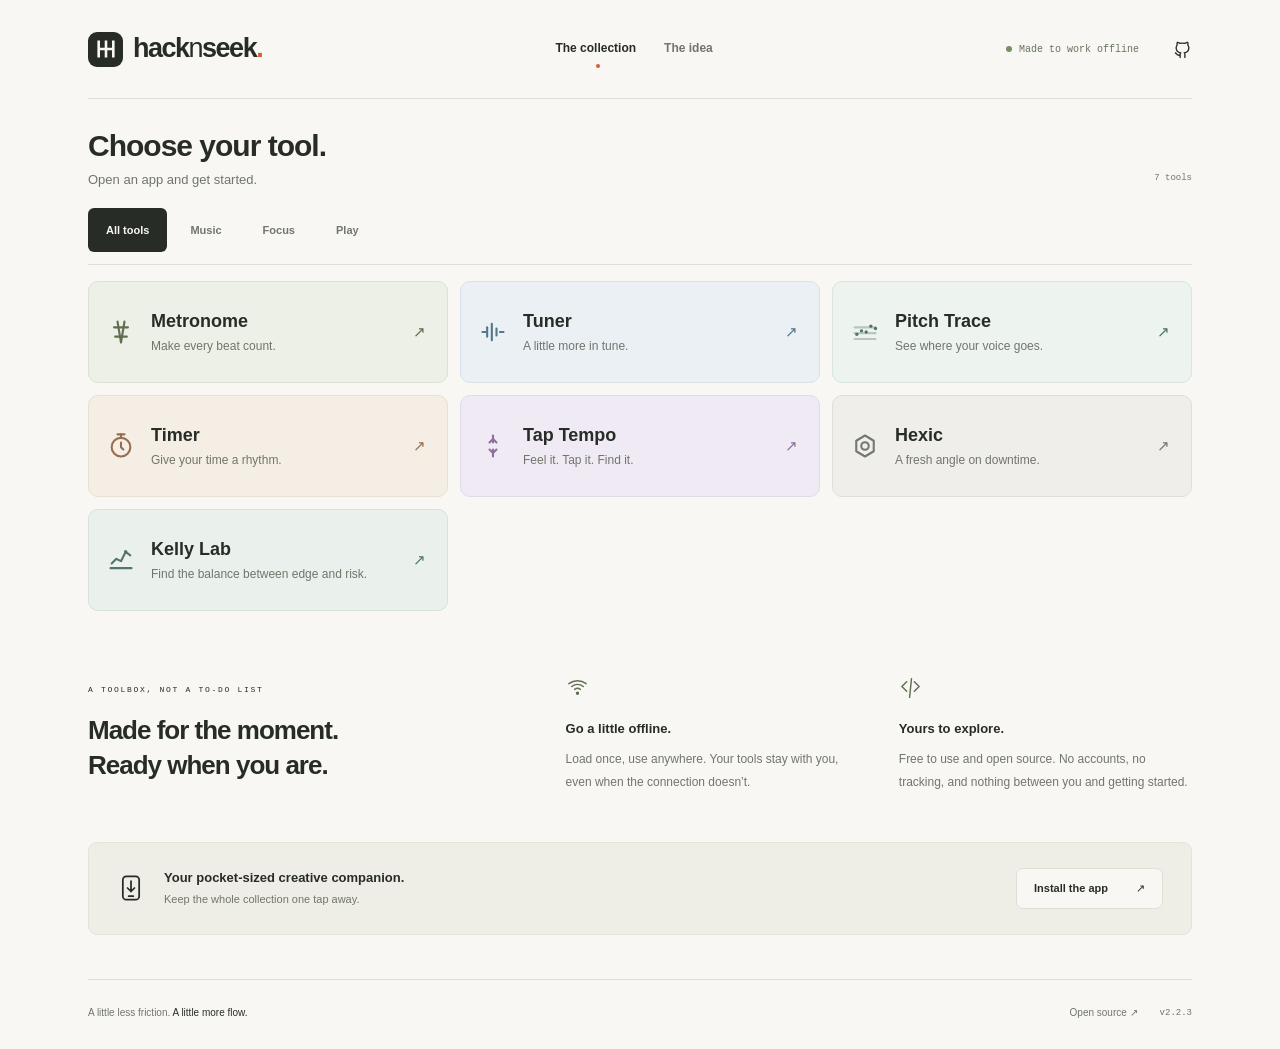
<file: index.html>
<!doctype html>
<html lang="en">
<head>
  <meta charset="utf-8" />
  <meta name="viewport" content="width=device-width, initial-scale=1, viewport-fit=cover" />
  <meta name="color-scheme" content="light" />
  <title>HackNSeek — Small tools. More flow.</title>
  <meta name="description" content="Offline-first toolbox for musicians and tinkerers: metronome, tuner, live pitch trace, timer, tap tempo, Hexic, and Kelly Lab." />
  <meta name="theme-color" content="#f8f7f3" />
  <meta name="mobile-web-app-capable" content="yes" />
  <meta name="apple-mobile-web-app-capable" content="yes" />
  <meta name="apple-mobile-web-app-status-bar-style" content="black-translucent" />
  <meta name="apple-mobile-web-app-title" content="HackNSeek" />
  <link rel="manifest" href="./manifest.json" />
  <link rel="icon" type="image/svg+xml" href="./icons/icon.svg" />
  <link rel="apple-touch-icon" href="./icons/icon-192.png" />
  <link rel="stylesheet" href="./css/styles.css" />
</head>
<body>
  <noscript>HackNSeek needs JavaScript to run its tools. Please enable it in your browser settings.</noscript>
  <div id="app" class="app"></div>
  <div id="toast" class="toast" role="status" aria-live="polite"></div>
  <script type="module" src="./js/main.js?v=2.2.3"></script>
</body>
</html>
</file>
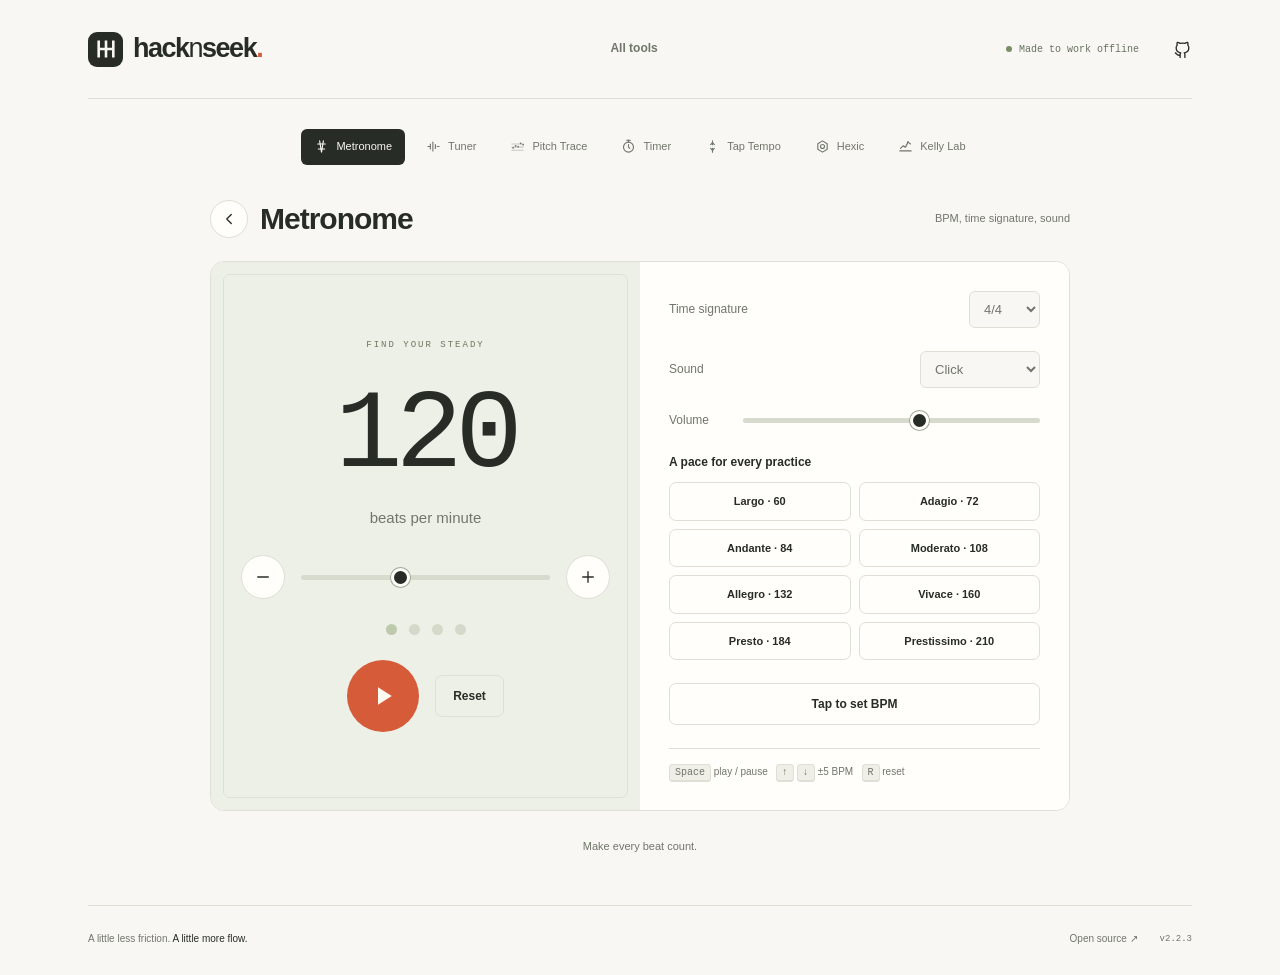
<file: apps/metronome/index.html>
<!doctype html>
<html lang="en">
<head>
  <meta charset="utf-8" />
  <title>Metronome - HackNSeek</title>
  <meta http-equiv="refresh" content="0; url=../../#metronome" />
  <link rel="canonical" href="../../#metronome" />
</head>
<body>
  <p>Redirecting to <a href="../../#metronome">HackNSeek Metronome</a>&hellip;</p>
  <script>location.replace("../../#metronome");</script>
</body>
</html>
</file>
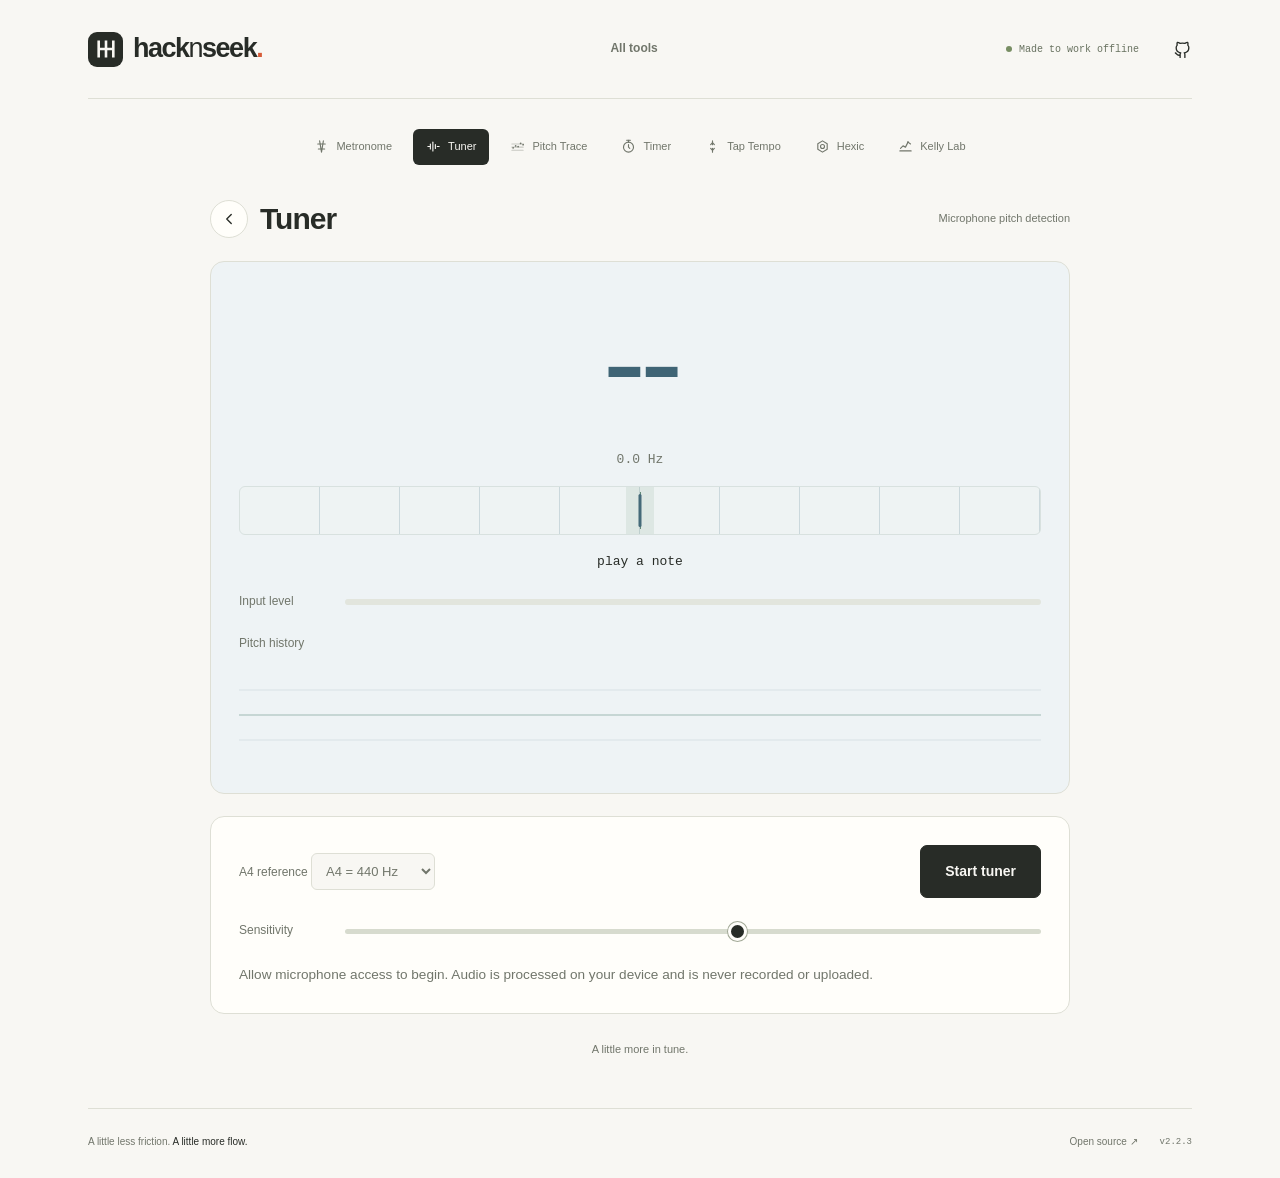
<file: apps/tuner/index.html>
<!doctype html>
<html lang="en">
<head>
  <meta charset="utf-8" />
  <title>Tuner - HackNSeek</title>
  <meta http-equiv="refresh" content="0; url=../../#tuner" />
  <link rel="canonical" href="../../#tuner" />
</head>
<body>
  <p>Redirecting to <a href="../../#tuner">HackNSeek Tuner</a>&hellip;</p>
  <script>location.replace("../../#tuner");</script>
</body>
</html>
</file>
<file: css/styles.css>
:root {
  --bg: #f8f7f3;
  --bg-2: #efeee8;
  --surface: #fffefa;
  --surface-2: #efeee7;
  --border: #dedfd5;
  --text: #282c27;
  --text-dim: #71766b;
  --accent: #d65c39;
  --accent-2: #50766d;
  --good: #42775b;
  --warn: #b48332;
  --bad: #bd4939;
  --radius: 14px;
  --shadow: 0 5px 18px #242a2008;
  --mono: 'SFMono-Regular', Consolas, 'Liberation Mono', monospace;
}

* {
  box-sizing: border-box;
  margin: 0;
  padding: 0;
  -webkit-tap-highlight-color: transparent;
}

[hidden] {
  display: none !important;
}

html {
  min-height: 100%;
  scroll-padding-top: 28px;
}

body {
  min-height: 100dvh;
  background: var(--bg);
  color: var(--text);
  font: 15px/1.6 'Segoe UI', -apple-system, BlinkMacSystemFont, sans-serif;
  -webkit-font-smoothing: antialiased;
  padding: env(safe-area-inset-top,0px) env(safe-area-inset-right,0px) env(safe-area-inset-bottom,0px) env(safe-area-inset-left,0px);
}

a {
  color: inherit;
  text-decoration: none;
}

button, input, select {
  font: inherit;
  color: inherit;
}

button {
  cursor: pointer;
  background: none;
  border: 0;
}

button, a, input, select {
  touch-action: manipulation;
}

button:disabled {
  cursor: not-allowed;
  opacity: .45;
}

svg {
  display: block;
  width: 24px;
  height: 24px;
}

:focus-visible {
  outline: 2px solid var(--accent);
  outline-offset: 5px;
}

main:focus {
  outline: none;
}

::selection {
  background: #edcab4;
}

.app {
  max-width: 1184px;
  margin: auto;
  padding: 0 40px;
  min-height: 100dvh;
  display: flex;
  flex-direction: column;
}

.topbar {
  min-height: 99px;
  display: flex;
  align-items: center;
  justify-content: space-between;
  gap: 28px;
  border-bottom: 1px solid var(--border);
}

.brand {
  display: flex;
  align-items: center;
  gap: 10px;
  font-size: 27px;
  font-weight: 750;
  letter-spacing: -1.5px;
}

.logo {
  display: grid;
  place-items: center;
  width: 35px;
  height: 35px;
  background: var(--text);
  color: var(--bg);
  border-radius: 9px;
}

.logo svg {
  width: 26px;
  height: 26px;
}

.brand-n {
  font-weight: 400;
}

.brand-period {
  color: var(--accent);
}

.header-nav, .header-right {
  display: flex;
  align-items: center;
  gap: 28px;
}

.header-link {
  font-size: 12px;
  font-weight: 600;
  color: var(--text-dim);
  padding: 14px 0;
}

.header-link:hover, .header-link.is-active {
  color: var(--text);
}

.header-link.is-active {
  position: relative;
}

.header-link.is-active::after {
  content: '';
  position: absolute;
  width: 4px;
  height: 4px;
  border-radius: 50%;
  background: var(--accent);
  left: 50%;
  bottom: 5px;
}

.connection {
  display: flex;
  gap: 7px;
  align-items: center;
  color: #687260;
  font: 10px var(--mono);
}

.connection i {
  width: 6px;
  height: 6px;
  border-radius: 50%;
  background: #788e63;
}

.source-link {
  padding: 10px 0 10px 6px;
}

.source-link svg {
  width: 19px;
  height: 19px;
}

.hub {
  display: flex;
  flex-direction: column;
}

.hero {
  display: grid;
  grid-template-columns: 1.1fr 1fr;
  align-items: center;
  gap: 24px;
  padding: 66px 0 70px;
}

.eyebrow {
  font: 10px/1.5 var(--mono);
  font-weight: 500;
  letter-spacing: 1.7px;
}

.hero .eyebrow {
  display: flex;
  align-items: center;
  gap: 8px;
  font-size: 9px;
}

.mini-cross {
  color: var(--accent);
  font-size: 20px;
  font-weight: 400;
}

.hero h1 {
  font-size: clamp(56px,6.4vw,82px);
  font-weight: 600;
  letter-spacing: -5px;
  line-height: 1.06;
  margin: 18px 0 23px;
}

.flow-word {
  color: var(--accent);
  position: relative;
}

.flow-word::after {
  content: '';
  position: absolute;
  bottom: -7px;
  left: 2px;
  width: 90%;
  height: 7px;
  border-top: 2px solid var(--accent);
  border-radius: 50%;
  transform: rotate(-3deg);
}

.hero p {
  max-width: 370px;
  color: var(--text-dim);
  font-size: 14px;
  line-height: 1.85;
}

.hero-cta {
  margin-top: 26px;
  min-width: 151px;
}

.hero-cta span {
  margin-left: 20px;
  font-size: 20px;
}

.hero-note {
  margin-top: 19px;
  font: 8px/1.5 var(--mono);
  letter-spacing: .75px;
  color: #7e8277;
}

.hero-art {
  width: 100%;
  max-width: 440px;
  justify-self: end;
}

.hero-art svg {
  width: 100%;
  height: auto;
}

.collection {
  scroll-margin-top: 25px;
}

.section-heading {
  display: flex;
  align-items: end;
  justify-content: space-between;
  gap: 20px;
}

h2 {
  font-size: 29px;
  line-height: 1.35;
  font-weight: 550;
  letter-spacing: -1px;
}

.section-heading h2 {
  margin-top: 8px;
  font-size: 27px;
}

.collection-count {
  font: 9px/1.8 var(--mono);
  color: var(--text-dim);
  padding-bottom: 4px;
}

.filters {
  display: flex;
  gap: 5px;
  margin: 25px 0 20px;
  border-bottom: 1px solid var(--border);
  padding-bottom: 17px;
}

.filter-btn {
  padding: 7px 17px;
  border: 1px solid transparent;
  border-radius: 6px;
  font-size: 11px;
  font-weight: 600;
  color: var(--text-dim);
}

.filter-btn:hover {
  background: var(--surface-2);
}

.filter-btn.is-on {
  color: var(--bg);
  background: var(--text);
}

.apps {
  display: grid;
  grid-template-columns: repeat(3,minmax(0,1fr));
  gap: 18px;
}

.tool-card {
  display: flex;
  flex-direction: column;
  min-width: 0;
  border: 1px solid var(--card-border);
  background: var(--card-bg);
  border-radius: 10px;
  padding: 22px 24px 16px;
  transition: transform .2s, box-shadow .2s, border-color .2s;
  overflow: hidden;
}

.tool-card:hover {
  transform: translateY(-4px);
  box-shadow: 0 10px 24px #2830270c;
  border-color: var(--card-ink);
}

.tool-card:hover .card-arrow {
  background: var(--text);
  color: var(--bg);
  transform: rotate(6deg);
}

.tool-metronome {
  --card-bg: #edf0e6;
  --card-border: #dbe0d0;
  --card-ink: #606f4f;
  grid-column: span 2;
}

.tool-tuner {
  --card-bg: #eaf0f4;
  --card-border: #d8e2e9;
  --card-ink: #53778a;
}

.tool-pitch-trace {
  --card-bg: #edf3ee;
  --card-border: #d8e5db;
  --card-ink: #527363;
}

.tool-timer {
  --card-bg: #f5eee5;
  --card-border: #e9dfd2;
  --card-ink: #986e4f;
}

.tool-tap-tempo {
  --card-bg: #f0eaf4;
  --card-border: #e3d9e9;
  --card-ink: #8b729c;
}

.tool-hexic {
  --card-bg: #efeeea;
  --card-border: #dfdfd7;
  --card-ink: #73796d;
}
.tool-kelly {
  --card-bg: #eaf1ec;
  --card-border: #d4e3d9;
  --card-ink: #50766d;
}

.card-top {
  display: flex;
  justify-content: space-between;
  align-items: center;
}

.tool-kind {
  display: flex;
  align-items: center;
  gap: 8px;
  font: 8px var(--mono);
  letter-spacing: 1.2px;
  color: var(--card-ink);
}

.tool-small-icon svg {
  width: 15px;
  height: 15px;
}

.card-arrow {
  display: grid;
  place-items: center;
  width: 29px;
  height: 29px;
  border: 1px solid var(--card-border);
  border-radius: 50%;
  font-size: 18px;
  transition: background .2s, color .2s, transform .2s;
}

.tool-art {
  height: 158px;
  display: grid;
  place-items: center;
  color: var(--card-ink);
}

.tool-art svg {
  width: 100%;
  height: 100%;
  max-width: 330px;
}

.tool-metronome .tool-art svg {
  max-width: 410px;
}

.tool-metronome .tool-art {
  height: 158px;
}

.card-copy h3 {
  font-size: 22px;
  font-weight: 550;
  line-height: 1.3;
  letter-spacing: -.7px;
  margin: 5px 0 8px;
}

.card-copy p {
  font-size: 11px;
  line-height: 1.8;
  color: #6a7264;
  min-height: 40px;
  max-width: 360px;
}

.card-meta {
  display: flex;
  justify-content: space-between;
  padding-top: 15px;
  margin-top: 18px;
  border-top: 1px solid var(--card-border);
  font: 8px var(--mono);
  letter-spacing: 1px;
  color: var(--card-ink);
}

.apps.is-filtered .tool-metronome {
  grid-column: auto;
}

.apps.is-filtered {
  align-items: start;
}

.approach {
  display: grid;
  grid-template-columns: 1fr 1.5fr;
  gap: 60px;
  padding: 64px 0 48px;
}

.approach h2 {
  margin-top: 14px;
  font-size: 26px;
  line-height: 1.35;
}

.approach .eyebrow {
  font-size: 8px;
}

.principles {
  display: grid;
  grid-template-columns: 1fr 1fr;
  gap: 40px;
}

.principle-icon {
  display: inline-block;
  margin-bottom: 14px;
  color: #606e54;
}

.principle-icon svg {
  width: 23px;
  height: 23px;
}

.principles h3 {
  font-size: 13px;
  font-weight: 600;
  margin-bottom: 8px;
}

.principles p {
  font-size: 11px;
  color: var(--text-dim);
  line-height: 1.9;
}

.install-strip {
  display: flex;
  justify-content: space-between;
  align-items: center;
  gap: 25px;
  padding: 25px 28px;
  background: #eeede6;
  border: 1px solid #e4e3d9;
  border-radius: 9px;
}

.install-icon {
  display: grid;
  place-items: center;
  margin-right: 9px;
}

.install-icon svg {
  width: 28px;
  height: 28px;
}

.install-strip h3 {
  font-size: 13px;
  font-weight: 600;
}

.install-strip p {
  font-size: 11px;
  color: var(--text-dim);
  margin-top: 3px;
}

.install-strip .btn {
  background: var(--bg);
  font-size: 11px;
  gap: 28px;
  white-space: nowrap;
}

.foot {
  display: flex;
  justify-content: space-between;
  align-items: center;
  gap: 20px;
  border-top: 1px solid var(--border);
  padding: 25px 0 28px;
  margin-top: 44px;
  font-size: 10px;
  color: var(--text-dim);
}

.foot .row {
  gap: 22px;
}

.footer-dark {
  color: var(--text);
}

.version-btn {
  color: var(--text-dim);
  font: 9px var(--mono);
}

.foot a:hover, .version-btn:hover {
  color: var(--accent);
}

.skip-link {
  position: fixed;
  top: 8px;
  left: 8px;
  transform: translateY(-150%);
  background: var(--text);
  color: white;
  z-index: 20;
  padding: 10px;
}

.skip-link:focus {
  transform: none;
}

.btn, .icon-btn, .pill {
  display: inline-flex;
  align-items: center;
  justify-content: center;
  gap: 8px;
  padding: 11px 17px;
  border-radius: 7px;
  border: 1px solid var(--border);
  background: var(--surface);
  font-size: 12px;
  font-weight: 550;
  line-height: 1.5;
  transition: background .15s, transform .15s;
}

.btn:hover, .icon-btn:hover, .pill:hover {
  background: #e7e8df;
}

.btn:active, .icon-btn:active {
  transform: translateY(1px);
}

.btn.primary {
  background: var(--text);
  color: var(--bg);
  border-color: var(--text);
}

.btn.primary:hover {
  background: #41483a;
}

.btn.danger {
  background: #b64e37;
  color: #fff;
  border-color: transparent;
}

.btn.ghost {
  background: transparent;
}

.btn.big {
  padding: 15px 24px;
  font-size: 14px;
}

.btn.round {
  width: 44px;
  height: 44px;
  flex: none;
  padding: 0;
  border-radius: 50%;
}

.btn.round svg {
  width: 18px;
  height: 18px;
}

.btn.play {
  width: 72px;
  height: 72px;
  border-radius: 50%;
  background: var(--accent);
  border: 0;
  color: #fffaf1;
}

.btn.play:hover {
  background: #bf4e2e;
}

.btn.play.is-on {
  background: var(--text);
}

.btn.play svg {
  width: 30px;
  height: 30px;
}

.icon-btn {
  padding: 9px;
  border-radius: 50%;
}

.icon-btn svg {
  width: 18px;
  height: 18px;
}

.row, .panel-row {
  display: flex;
  align-items: center;
  gap: 10px;
}

.panel-row {
  gap: 16px;
  flex-wrap: wrap;
}

.panel-row.between {
  justify-content: space-between;
}

.col {
  display: flex;
  flex-direction: column;
  gap: 12px;
}

.muted {
  color: var(--text-dim);
}

.tool-view {
  width: 100%;
  max-width: 860px;
  margin: 0 auto;
  flex: 1;
  gap: 22px;
  padding: 30px 0 5px;
}

.tool-nav {
  display: flex;
  justify-content: center;
  gap: 8px;
  margin-bottom: 12px;
  flex-wrap: wrap;
}

.tool-nav a {
  display: flex;
  align-items: center;
  justify-content: center;
  gap: 7px;
  padding: 9px 13px;
  border-radius: 6px;
  font-size: 11px;
  color: var(--text-dim);
}

.tool-nav a:hover {
  background: var(--surface-2);
}

.tool-nav a.is-current {
  background: var(--text);
  color: var(--bg);
}

.tool-nav svg {
  width: 15px;
  height: 15px;
}

.view-head {
  display: flex;
  align-items: center;
  flex-wrap: wrap;
  gap: 12px;
}

.view-head h2 {
  font-size: 30px;
}

.view-head .crumbs {
  margin-left: auto;
  color: var(--text-dim);
  font-size: 11px;
}

.tool-endnote {
  text-align: center;
  font-size: 11px;
  margin-top: 5px;
  color: var(--text-dim);
}

.panel {
  border: 1px solid var(--border);
  border-radius: var(--radius);
  background: var(--surface);
  padding: 28px;
  display: flex;
  flex-direction: column;
  gap: 23px;
}

.panel .panel {
  border: 0;
  background: var(--bg-2);
  padding: 20px;
}

.panel label {
  font-size: 12px;
  color: var(--text-dim);
}

.panel h3 {
  font-size: 12px;
  font-weight: 600;
  margin-bottom: 10px;
}

input[type=number], select {
  background: var(--bg);
  border: 1px solid var(--border);
  padding: 9px 10px;
  border-radius: 6px;
  font-size: 13px;
  max-width: 100%;
}

input[type=number] {
  width: 6em;
  text-align: center;
}

select {
  padding-right: 20px;
}

input[type=range] {
  appearance: none;
  flex: 1;
  min-width: 85px;
  height: 5px;
  border-radius: 10px;
  background: #d7dbce;
  cursor: pointer;
}

input[type=range]::-webkit-slider-thumb {
  appearance: none;
  width: 19px;
  height: 19px;
  border: 3px solid var(--surface);
  border-radius: 50%;
  background: var(--text);
  box-shadow: 0 0 0 1px #a1a896;
}

input[type=range]::-moz-range-thumb {
  width: 15px;
  height: 15px;
  border: 3px solid var(--surface);
  border-radius: 50%;
  background: var(--text);
}

.big-number {
  font: 500 clamp(64px,10vw,112px)/1.1 var(--mono);
  letter-spacing: -7px;
  text-align: center;
  font-variant-numeric: tabular-nums;
}

.note {
  font-size: clamp(90px,15vw,130px);
  line-height: 1.1;
  font-weight: 500;
  letter-spacing: -6px;
  text-align: center;
}

.hz, .cents {
  text-align: center;
  font: 13px var(--mono);
}

.hz {
  color: var(--text-dim);
}

.cents.in-tune {
  color: var(--good);
}

.cents.sharp {
  color: var(--bad);
}

.cents.flat {
  color: #447c9a;
}

.preset-grid {
  display: grid;
  grid-template-columns: repeat(auto-fit,minmax(120px,1fr));
  gap: 8px;
}

.preset-grid .btn {
  font-size: 11px;
  padding: 10px 5px;
}

.pillset {
  display: flex;
  flex-wrap: wrap;
  gap: 6px;
}

.pill-btn {
  border: 1px solid var(--border);
  border-radius: 6px;
  padding: 9px 17px;
  font-size: 12px;
}

.pill-btn.is-on {
  background: var(--text);
  border-color: var(--text);
  color: var(--bg);
}

.dot-row {
  display: flex;
  gap: 12px;
}

.dot {
  width: 11px;
  height: 11px;
  border-radius: 50%;
  background: #d4d9c9;
  transition: background .08s, transform .08s;
}

.dot.is-accent {
  background: #bfc9ad;
}

.dot.is-on {
  background: var(--text);
  transform: scale(1.2);
}

.dot.is-on.is-accent {
  background: var(--accent);
}

.instrument-layout {
  display: grid;
  grid-template-columns: 1fr 1fr;
  border: 1px solid var(--border);
  border-radius: var(--radius);
  overflow: hidden;
  background: var(--surface);
}

.instrument-display {
  padding: 40px 30px;
  display: flex;
  flex-direction: column;
  gap: 25px;
  justify-content: center;
  background: #edf0e6;
  position: relative;
}

.instrument-display::before {
  content: '';
  position: absolute;
  inset: 12px;
  border: 1px solid #dce1d2;
  border-radius: 7px;
  pointer-events: none;
}

.instrument-label {
  text-align: center;
  font: 9px var(--mono);
  letter-spacing: 2px;
  color: #6b765f;
}

.instrument-settings {
  border: none;
  border-radius: 0;
  padding: 29px;
}

.instrument-settings .panel-row.between {
  gap: 12px;
}

.instrument-settings label {
  display: flex;
  align-items: center;
  justify-content: space-between;
  gap: 10px;
  flex: 1;
}

.instrument-settings .preset-grid {
  grid-template-columns: 1fr 1fr;
}

.shortcuts {
  border-top: 1px solid var(--border);
  padding-top: 14px;
  font-size: 10px;
  line-height: 1.8;
  color: var(--text-dim);
}

kbd {
  font: 10px var(--mono);
  background: var(--surface-2);
  border: 1px solid var(--border);
  border-bottom-width: 2px;
  padding: 2px 5px;
  border-radius: 4px;
}

.meter {
  position: relative;
  height: 49px;
  border-radius: 6px;
  background: repeating-linear-gradient(90deg,transparent 0,transparent calc(10% - 1px),#cbd8dc calc(10% - 1px),#cbd8dc 10%),#eef3f3;
  border: 1px solid #d8e1df;
  overflow: hidden;
}

.meter .center {
  position: absolute;
  left: 50%;
  top: 5px;
  bottom: 5px;
  width: 1px;
  background: #628978;
}

.meter .needle {
  position: absolute;
  top: 7px;
  bottom: 7px;
  width: 3px;
  border-radius: 3px;
  background: #456a79;
  left: 50%;
  transform: translateX(-50%);
  transition: left .08s linear;
}

.meter .in-tune {
  position: absolute;
  top: 0;
  bottom: 0;
  left: calc(50% - 14px);
  width: 28px;
  background: #608a681f;
}

.bar {
  height: 6px;
  border-radius: 5px;
  background: #e2e5dd;
  overflow: hidden;
  flex: 1;
  min-width: 90px;
}

.bar>span {
  display: block;
  height: 100%;
  width: 0;
  background: var(--good);
  transition: width .05s;
}

canvas.graph {
  width: 100%;
  height: 100px;
  display: block;
}

.view-tuner .panel:first-of-type {
  background: #eef3f5;
}

.view-tuner .note {
  color: #3f6475;
}

.view-tuner .col:has(>.note) {
  gap: 19px;
}

.pitch-stage {
  padding: 20px;
  gap: 16px;
  background: #f1f5f1;
}

.trace-error {
  border-color: rgba(248,113,113,.4);
  background: rgba(248,113,113,.08);
}

.trace-topline {
  display: flex;
  align-items: center;
  justify-content: space-between;
  gap: 20px;
  padding: 0 4px;
}

.trace-current {
  display: grid;
  grid-template-columns: auto auto;
  align-items: baseline;
  column-gap: 13px;
  min-width: 225px;
}

.trace-current .eyebrow {
  grid-column: 1 / -1;
  color: #617369;
}

.trace-current-note {
  font: 600 47px/1 var(--mono);
  letter-spacing: -3px;
  color: #527363;
  font-variant-numeric: tabular-nums;
}

.trace-current-detail {
  font: 10px/1.6 var(--mono);
  color: var(--text-dim);
  max-width: 255px;
}

.trace-display-options {
  display: flex;
  flex-direction: column;
  align-items: flex-end;
  gap: 9px;
}

.trace-view-toggle {
  display: inline-flex;
  padding: 3px;
  border: 1px solid #d3ddd5;
  border-radius: 7px;
  background: #e7ede8;
}

.trace-view-btn {
  padding: 6px 11px;
  border-radius: 5px;
  font: 9px var(--mono);
  color: #667269;
}

.trace-view-btn:hover {
  color: var(--text);
}

.trace-view-btn.is-on {
  background: #fffefa;
  color: #35493e;
  box-shadow: 0 1px 4px #28302712;
}

.trace-view-hint {
  font: 8px var(--mono);
  color: #527e68;
}

.trace-scale-summary {
  display: flex;
  flex-direction: column;
  align-items: flex-end;
  gap: 2px;
  max-width: 430px;
  font: 8px/1.5 var(--mono);
  color: #76683e;
  text-align: right;
}

.trace-scale-summary strong {
  color: #8a651e;
  font-weight: 650;
}

.octave-legend {
  display: flex;
  flex-wrap: wrap;
  justify-content: flex-end;
  gap: 7px 13px;
  max-width: 380px;
  font: 8px var(--mono);
  color: var(--text-dim);
}

.octave-legend span {
  display: flex;
  align-items: center;
  gap: 5px;
  white-space: nowrap;
}

.octave-legend i {
  width: 8px;
  height: 8px;
  border-radius: 50%;
  background: var(--dot-color);
}

.pitch-canvas {
  display: block;
  width: 100%;
  height: 440px;
  border: 1px solid #d7dfd7;
  border-radius: 9px;
  background: #f7f8f4;
}

.trace-input-row {
  padding: 0 4px;
}

.trace-input-row label {
  min-width: 78px;
}

.trace-level {
  background: #dfe7e0;
}

.trace-level>span {
  background: #527e68;
}

.trace-controls {
  gap: 20px;
}

.trace-settings {
  display: grid;
  grid-template-columns: repeat(4,minmax(0,1fr));
  gap: 12px;
}

.trace-settings label {
  display: flex;
  flex-direction: column;
  gap: 7px;
}

.trace-settings select {
  width: 100%;
}

.trace-actions {
  display: flex;
  gap: 9px;
  flex-wrap: wrap;
}

.trace-actions .primary {
  min-width: 145px;
}

.trace-privacy {
  font-size: .85rem;
}

.view-timer .big-number {
  color: #986341;
  margin-top: 10px;
}

.view-timer>.pillset {
  align-self: center;
}

.view-timer .panel-row>label {
  display: flex;
  align-items: center;
  gap: 8px;
}

.view-tap-tempo>.panel {
  min-height: 460px;
  justify-content: center;
  background: #f0eaf4;
  gap: 35px;
}

.view-tap-tempo .big-number {
  color: #7e6391;
}

.tap-pad {
  width: 150px;
  height: 150px;
  border-radius: 50%;
  border: 1px solid #af95be;
  background: #decfe7;
  box-shadow: 0 0 0 12px #e8ddec,0 0 0 13px #d6c7df;
  color: #6d537e;
  display: flex;
  flex-direction: column;
  align-items: center;
  justify-content: center;
  gap: 6px;
  font-size: 24px;
  transition: transform .08s, background .08s;
}

.tap-pad small {
  font: 9px var(--mono);
  letter-spacing: 1px;
}

.tap-pad:active, .tap-pad.is-tapped {
  transform: scale(.95);
  background: #c4a6d3;
}

.hexic-layout {
  display: grid;
  grid-template-columns: minmax(0,1fr) 180px;
  gap: 25px;
  align-items: center;
}

.hexic-wrap {
  display: flex;
  justify-content: center;
  min-width: 0;
}

.hexic-side {
  display: flex;
  flex-direction: column;
  gap: 22px;
  min-width: 0;
}

canvas.hexic-board {
  width: 100%;
  max-width: 650px;
  touch-action: none;
  user-select: none;
  border-radius: 12px;
  border: 1px solid var(--border);
  background: #e6e5dd;
}

.hexic-hud, .hexic-stats {
  flex-direction: column;
  align-items: flex-start;
  gap: 3px;
}

.hexic-hud .big-number {
  letter-spacing: -1px;
}

.hexic-stats {
  font: 11px/1.8 var(--mono);
}

.hexic-status {
  font-size: 12px;
}

.hexic-controls {
  flex-wrap: wrap;
}

.hexic-controls .btn {
  font-size: 12px;
}

.hexic-help {
  font-size: 11px;
  line-height: 1.9;
}

.toast {
  position: fixed;
  bottom: calc(24px + env(safe-area-inset-bottom,0px));
  left: 50%;
  transform: translateX(-50%) translateY(8px);
  max-width: calc(100% - 32px);
  width: max-content;
  background: var(--text);
  color: var(--bg);
  padding: 12px 20px;
  border-radius: 8px;
  font-size: 12px;
  box-shadow: 0 4px 25px #242a2020;
  opacity: 0;
  pointer-events: none;
  transition: opacity .2s, transform .2s;
  z-index: 100;
}

.toast.show {
  opacity: 1;
  transform: translateX(-50%);
}

.install-dialog {
  margin: auto;
  padding: 32px;
  width: min(480px,calc(100% - 32px));
  border: 1px solid var(--border);
  border-radius: 14px;
  background: var(--bg);
  color: var(--text);
  box-shadow: 0 20px 100px #1112;
}

.install-dialog::backdrop {
  background: #282c2766;
  backdrop-filter: blur(4px);
}

.install-dialog h2 {
  margin: 15px 0;
}

.install-dialog p {
  margin-bottom: 16px;
  font-size: 13px;
}

.install-dialog .btn {
  margin-top: 10px;
}

@media(min-width:1450px) {
  .hero {
    padding-top: 75px;
    padding-bottom: 80px;
  }
}

@media(max-width:900px) {
  .app {
    padding: 0 28px;
  }
  .topbar {
    gap: 18px;
  }
  .header-nav {
    gap: 18px;
  }
  .header-right {
    gap: 16px;
  }
  .hero {
    padding: 48px 0;
    gap: 5px;
  }
  .hero h1 {
    font-size: 66px;
  }
  .hero .eyebrow {
    font-size: 8px;
    letter-spacing: 1px;
  }
  .hero-note {
    font-size: 7px;
  }
  .connection {
    font-size: 8px;
  }
  .tool-card {
    padding: 18px 19px 15px;
  }
  .card-copy p {
    font-size: 11px;
  }
  .card-meta {
    font-size: 7px;
    letter-spacing: .7px;
  }
  .approach {
    gap: 35px;
  }
  .principles {
    gap: 25px;
  }
  .instrument-settings {
    padding: 22px;
  }
  .instrument-display {
    padding: 35px 22px;
  }
  .instrument-layout .big-number {
    font-size: 90px;
  }
}

@media(max-width:680px) {
  .app {
    padding: 0 22px;
  }
  .topbar {
    min-height: 80px;
  }
  .brand {
    font-size: 24px;
  }
  .header-nav {
    display: none;
  }
  .header-right {
    gap: 14px;
  }
  .connection {
    font-size: 8px;
  }
  .hero {
    grid-template-columns: 1fr;
    padding: 40px 0 42px;
    gap: 15px;
  }
  .hero h1 {
    font-size: 72px;
    letter-spacing: -4px;
    margin-top: 14px;
  }
  .hero p {
    font-size: 14px;
    max-width: 390px;
  }
  .hero-art {
    justify-self: center;
    max-width: 330px;
    margin-top: 4px;
  }
  .hero-note {
    font-size: 8px;
  }
  .hero .eyebrow {
    font-size: 9px;
  }
  .section-heading {
    align-items: start;
  }
  .section-heading h2 {
    font-size: 25px;
    max-width: 270px;
  }
  .collection-count {
    display: none;
  }
  .apps {
    grid-template-columns: repeat(2,minmax(0,1fr));
    gap: 12px;
  }
  .tool-metronome {
    grid-column: span 2;
  }
  .tool-card {
    padding: 15px 16px;
  }
  .card-copy h3 {
    font-size: 20px;
  }
  .card-copy p {
    font-size: 11px;
    min-height: 60px;
  }
  .tool-art {
    height: 130px;
  }
  .tool-kind {
    font-size: 7px;
    letter-spacing: .5px;
    gap: 5px;
  }
  .tool-small-icon svg {
    width: 12px;
    height: 12px;
  }
  .card-arrow {
    width: 25px;
    height: 25px;
    font-size: 16px;
  }
  .card-meta {
    letter-spacing: .2px;
    font-size: 6px;
  }
  .tool-metronome .card-copy p {
    min-height: 0;
  }
  .tool-metronome .tool-art {
    height: 160px;
  }
  .approach {
    grid-template-columns: 1fr;
    padding: 42px 0 32px;
    gap: 28px;
  }
  .approach h2 {
    font-size: 28px;
  }
  .principles {
    gap: 30px;
  }
  .install-strip {
    padding: 23px;
    flex-direction: column;
    align-items: start;
    gap: 18px;
  }
  .install-strip .btn {
    margin-left: 47px;
  }
  .install-strip h3 {
    font-size: 12px;
  }
  .install-strip .row {
    align-items: start;
  }
  .foot {
    margin-top: 30px;
    font-size: 9px;
    align-items: start;
  }
  .foot>span {
    max-width: 190px;
  }
  .foot .row {
    flex-wrap: wrap;
    gap: 10px;
    justify-content: flex-end;
  }
  .tool-view {
    gap: 18px;
    padding-top: 22px;
  }
  .tool-nav {
    justify-content: start;
    gap: 4px;
  }
  .tool-nav a {
    padding: 8px 10px;
    font-size: 10px;
  }
  .tool-nav svg {
    width: 13px;
    height: 13px;
  }
  .view-head h2 {
    font-size: 28px;
  }
  .view-head .crumbs {
    width: 100%;
    margin: -3px 0 0 50px;
  }
  .panel {
    padding: 22px;
    gap: 22px;
  }
  .instrument-layout {
    grid-template-columns: 1fr;
  }
  .instrument-display {
    gap: 23px;
    padding: 32px;
  }
  .instrument-settings {
    gap: 22px;
  }
  .instrument-settings .preset-grid {
    grid-template-columns: repeat(4,1fr);
  }
  .instrument-settings .panel-row.between {
    flex-wrap: nowrap;
  }
  .shortcuts {
    font-size: 9px;
  }
  .hexic-layout {
    grid-template-columns: 1fr;
    gap: 18px;
  }
  .hexic-side {
    gap: 15px;
  }
  .hexic-hud {
    flex-direction: row;
    align-items: center;
    justify-content: space-between;
  }
  .hexic-stats {
    flex-direction: row;
    gap: 13px;
    font-size: 10px;
  }
  .hexic-controls {
    justify-content: center;
  }
  .hexic-status {
    text-align: center;
  }
  .view-tap-tempo>.panel {
    min-height: 430px;
  }
  .view-timer .panel .panel {
    padding: 16px;
  }
  .pitch-stage {
    padding: 12px;
  }
  .trace-topline {
    align-items: flex-start;
    flex-direction: column;
    gap: 10px;
  }
  .trace-current-note {
    font-size: 40px;
  }
  .trace-display-options {
    width: 100%;
    align-items: flex-start;
  }
  .trace-scale-summary {
    align-items: flex-start;
    text-align: left;
  }
  .octave-legend {
    justify-content: flex-start;
  }
  .pitch-canvas {
    height: 420px;
  }
  .trace-settings {
    grid-template-columns: 1fr;
  }
  .view-timer .panel-row {
    gap: 12px;
  }
}

@media(max-width:380px) {
  .app {
    padding: 0 16px;
  }
  .connection {
    display: none;
  }
  .hero h1 {
    font-size: 65px;
  }
  .tool-card {
    padding: 13px;
  }
  .card-copy h3 {
    font-size: 18px;
  }
  .card-meta {
    font-size: 5.5px;
  }
  .tool-kind {
    font-size: 6px;
  }
  .instrument-settings .preset-grid {
    grid-template-columns: 1fr 1fr;
  }
  .instrument-settings .panel-row.between {
    flex-wrap: wrap;
  }
  .big-number {
    font-size: 67px;
  }
  .hexic-stats {
    gap: 8px;
  }
}

@media(prefers-reduced-motion:reduce) {
  *,*::before,*::after {
    transition: none !important;
    animation: none !important;
    scroll-behavior: auto !important;
  }
}

/* Slightly larger reading text, while instrument annotations stay compact. */ .card-copy p {
  font-size: 12px;
}

.principles p {
  font-size: 12px;
}

.card-meta {
  font-size: 9px;
  letter-spacing: .6px;
}

@media(max-width:680px) {
  .card-meta {
    font-size: 7px;
    letter-spacing: 0;
  }
  .card-meta>span:last-child {
    display: none;
  }
  .card-copy p {
    min-height: 66px;
  }
  .tool-metronome .card-copy p {
    min-height: 0;
  }
}

@media(max-width:680px) {
  .topbar>.header-link {
    display: none;
  }
  .connection {
    white-space: nowrap;
  }
  .tool-nav {
    display: grid;
    grid-template-columns: repeat(3,minmax(0,1fr));
    gap: 6px;
  }
  .tool-nav a {
    min-height: 38px;
  }
  .view-timer .panel-row:has(>label>input) {
    display: grid;
    grid-template-columns: 1fr 1fr;
  }
  .view-timer .panel-row>label {
    flex-direction: column;
    align-items: start;
    gap: 5px;
  }
  .view-timer input[type=number] {
    width: 100%;
  }
}

/* Kelly Lab */
.kelly-intro, .kelly-note {
  color: var(--text-dim);
  max-width: 700px;
}
.kelly-intro { font-size: 14px; }
.kelly-note { font-size: 12px; }
.kelly-controls {
  display: grid;
  grid-template-columns: repeat(3, minmax(0, 1fr));
  gap: 20px;
  padding: 22px;
  border: 1px solid var(--border);
  border-radius: var(--radius);
  background: var(--surface);
}
.kelly-control { display: flex; flex-direction: column; gap: 14px; min-width: 0; }
.kelly-control-header { display: flex; flex-wrap: wrap; justify-content: space-between; gap: 3px 10px; font-size: 12px; color: var(--text-dim); }
.kelly-control-value { color: var(--text); font-family: var(--mono); font-weight: 650; font-variant-numeric: tabular-nums; }
.kelly-slider { width: 100%; accent-color: var(--accent-2); cursor: pointer; }
.kelly-actions, .kelly-section-head { display: flex; align-items: center; flex-wrap: wrap; gap: 10px; }
.kelly-section-head { justify-content: space-between; }
.kelly-sim-actions, .kelly-run-choice { display: flex; align-items: center; flex-wrap: wrap; gap: 8px; }
.kelly-run-choice { color: var(--text-dim); font-size: 12px; }
.kelly-run-choice select { min-width: 90px; }
.kelly-section {
  padding: 22px;
  border: 1px solid var(--border);
  border-radius: var(--radius);
  background: var(--surface);
  min-width: 0;
}
.kelly-section h3 { font-size: 17px; font-weight: 650; }
.kelly-result { margin: 6px 0 10px; color: var(--text-dim); font-size: 12px; font-variant-numeric: tabular-nums; }
.kelly-chart { width: 100%; min-width: 0; }
.kelly-chart svg { display: block; width: 100%; height: auto; overflow: visible; }
.kelly-chart canvas { display: block; width: 100%; max-width: 100%; }
.kelly-chart svg text { fill: var(--text-dim); font: 11px var(--mono); }
.kelly-chart svg .kelly-axis-title { fill: var(--text); font-size: 10px; letter-spacing: .05em; }
.kelly-chart svg .kelly-grid { stroke: var(--border); stroke-width: .7; }
.kelly-chart svg .kelly-zero { stroke: var(--text-dim); stroke-width: 1; }
.kelly-chart svg .kelly-frame { fill: none; stroke: var(--border); stroke-width: 1; }
.kelly-chart svg .kelly-growth-line { fill: none; stroke: var(--accent-2); stroke-width: 2.5; stroke-linejoin: round; }
.kelly-chart svg .kelly-optimum-line { stroke: var(--text-dim); stroke-width: 1; stroke-dasharray: 4 4; }
.kelly-chart svg .kelly-optimum-mark { fill: var(--accent-2); }
.kelly-chart svg .kelly-selected-mark { fill: var(--text); }
@media(max-width:680px) {
  .kelly-controls { grid-template-columns: 1fr; gap: 18px; padding: 18px; }
  .kelly-control { gap: 6px; }
  .kelly-section { padding: 15px 10px 12px; }
  .kelly-section-head .btn { margin-top: 3px; }
  .kelly-sim-actions { width: 100%; }
  .kelly-chart svg .kelly-axis-title { font-size: 9px; letter-spacing: 0; }
}

/* Keep the app launcher above the introductory content. */
.hub .collection { padding-top: 28px; }
.collection h1 { font-size: 30px; line-height: 1.25; letter-spacing: -1px; font-weight: 600; }
.collection .section-heading p { margin-top: 5px; font-size: 13px; }
.collection .filters { margin: 18px 0 16px; padding-bottom: 12px; }
.collection .filter-btn { min-height: 44px; }
.collection .apps { gap: 12px; align-items: stretch; }
.collection .tool-card {
  display: grid;
  grid-template-columns: 32px minmax(0, 1fr) 16px;
  align-items: center;
  gap: 12px;
  grid-column: auto;
  padding: 18px;
  min-height: 102px;
}
.launcher-icon { color: var(--card-ink); }
.launcher-icon svg { width: 28px; height: 28px; }
.launcher-copy h3 { font-size: 18px; line-height: 1.3; font-weight: 600; }
.launcher-copy p { margin-top: 4px; font-size: 12px; line-height: 1.5; color: var(--text-dim); }
.launcher-arrow { color: var(--card-ink); }
@media(max-width:900px) {
  .collection .apps { grid-template-columns: repeat(2, minmax(0, 1fr)); }
}
@media(max-width:680px) {
  .hub .collection { padding-top: 20px; }
  .collection h1 { font-size: 26px; }
  .collection .apps { gap: 10px; }
  .collection .tool-card { grid-template-columns: 24px minmax(0, 1fr); gap: 9px; padding: 12px; min-height: 68px; }
  .launcher-icon svg { width: 24px; height: 24px; }
  .launcher-copy h3 { font-size: 15px; }
  .launcher-copy p, .launcher-arrow { display: none; }
}
</file>
